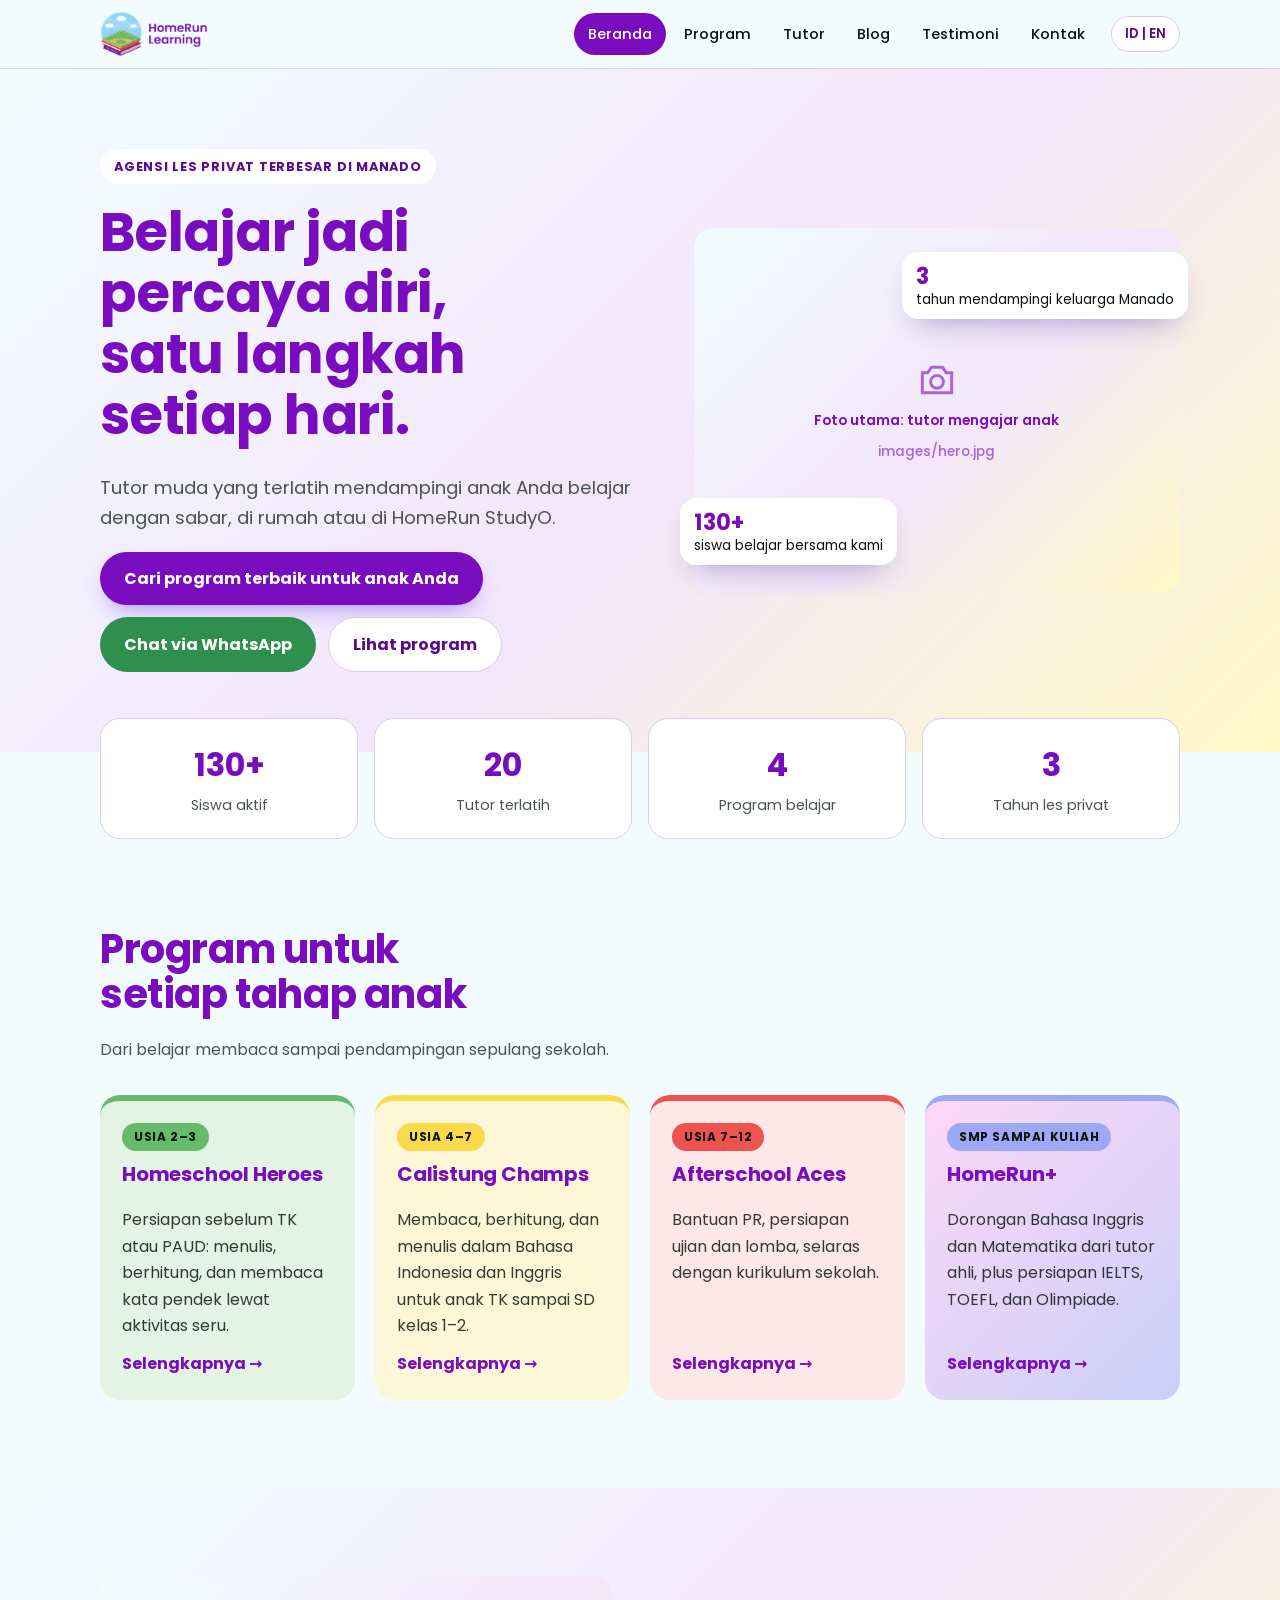
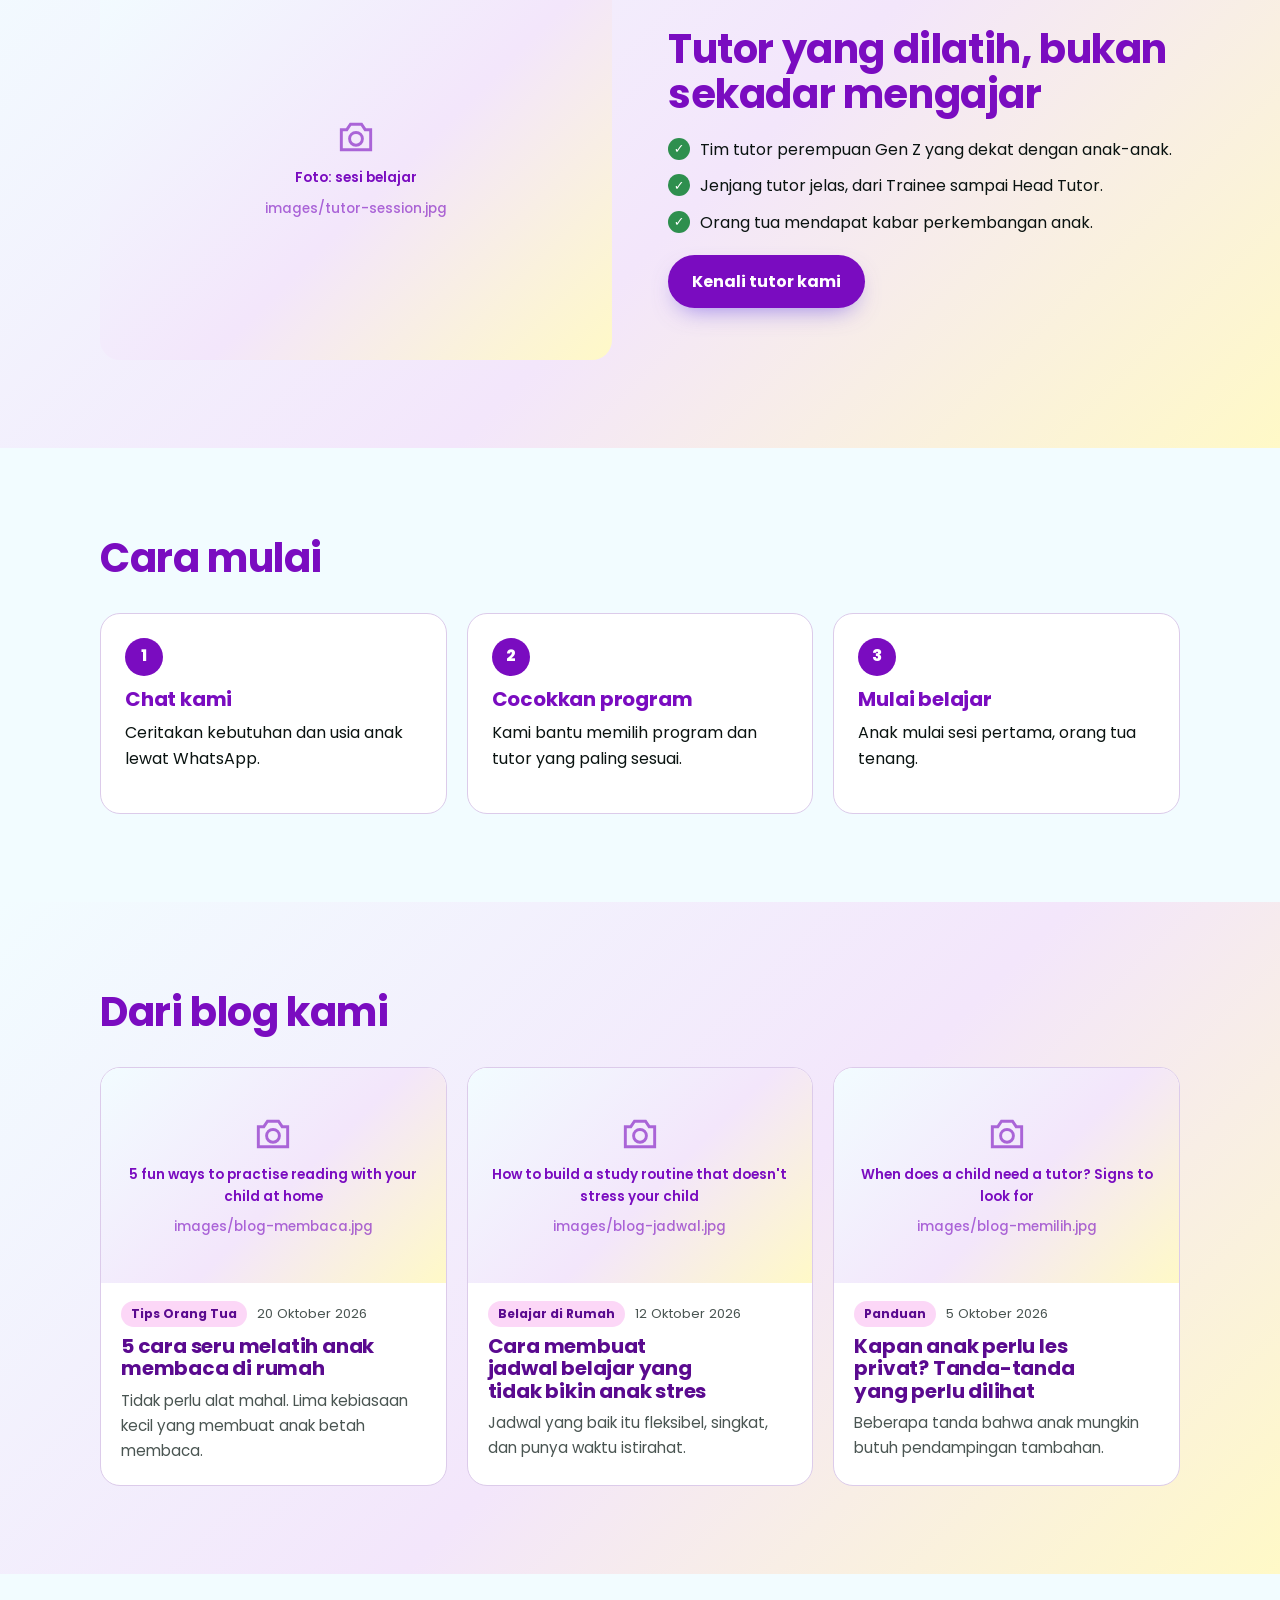
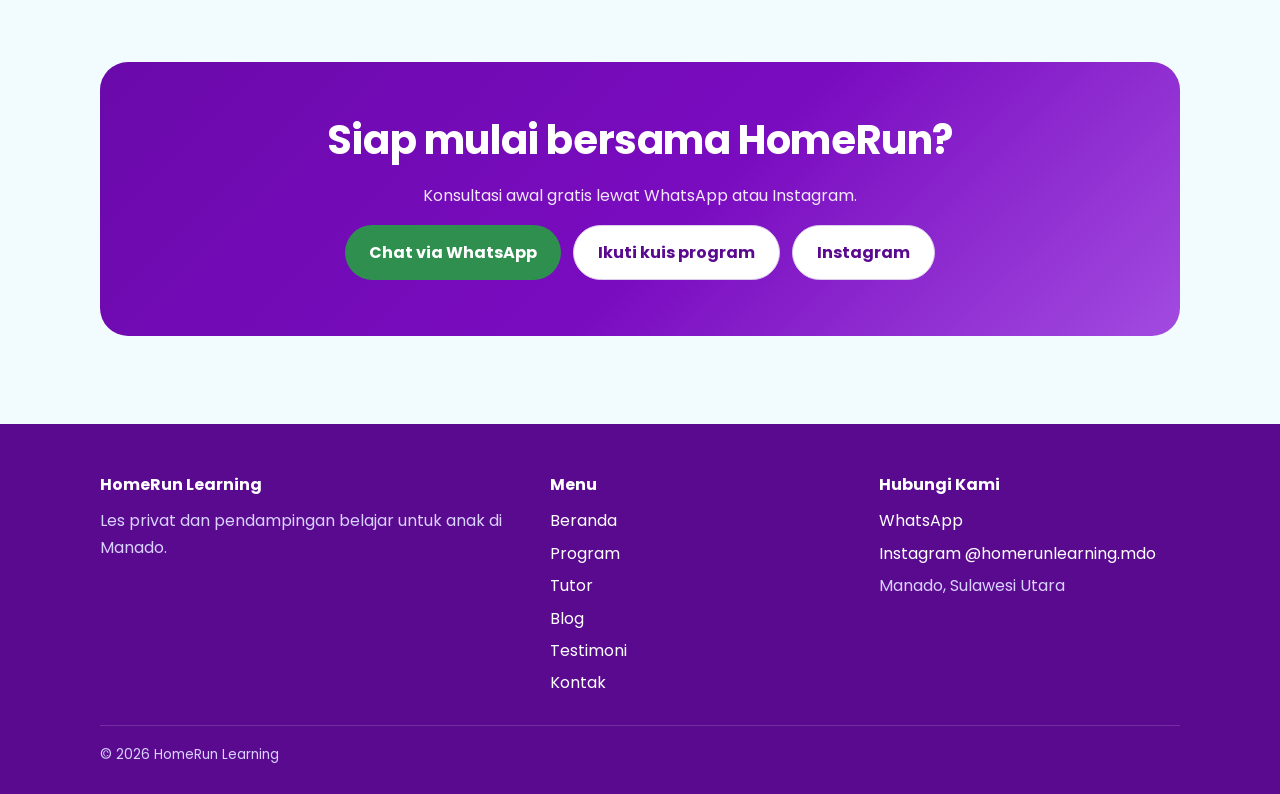
<file: index.html>
<!doctype html>
<html lang="id">
<head>
<meta charset="utf-8">
<meta name="viewport" content="width=device-width,initial-scale=1,viewport-fit=cover">
<title>HomeRun Learning | Les Privat & Pendampingan Belajar di Manado</title>
<meta name="description" content="Les privat dan pendampingan belajar untuk anak di Manado. Tutor terlatih, program sesuai usia.">
<link rel="preconnect" href="https://fonts.googleapis.com"><link rel="preconnect" href="https://fonts.gstatic.com" crossorigin>
<link href="https://fonts.googleapis.com/css2?family=Bricolage+Grotesque:opsz,wght@12..96,600;12..96,800&family=DM+Sans:wght@400;500;700&display=swap" rel="stylesheet">
<link rel="stylesheet" href="assets/site.css">
</head>
<body>
<div id="site-header"></div>
<main>
<section class="hero"><div class="wrap hero-grid">
  <div>
    <span class="eyebrow"><span class="id">Agensi les privat terbesar di Manado</span><span class="en">Manado's largest tutoring agency</span></span>
    <h1><span class="id">Belajar jadi percaya diri, satu langkah setiap hari.</span><span class="en">Confident learners, one step at a time.</span></h1>
    <p class="lead"><span class="id">Tutor muda yang terlatih mendampingi anak Anda belajar dengan sabar, di rumah atau di HomeRun StudyO.</span><span class="en">Trained, friendly tutors who guide your child patiently, at home or at HomeRun StudyO.</span></p>
    <div class="btn-row"><button type="button" class="btn btn-primary" data-quiz><span class="id">Cari program terbaik untuk anak Anda</span><span class="en">Find your child's best program</span></button><a class="btn btn-wa" data-wa target="_blank" rel="noopener"><span class="id">Chat via WhatsApp</span><span class="en">Chat on WhatsApp</span></a><a class="btn btn-ghost" href="programs.html"><span class="id">Lihat program</span><span class="en">See programs</span></a></div>
  </div>
  <div class="hero-photo">
    <div class="photo" data-photo="images/hero.jpg" data-label="Foto utama: tutor mengajar anak"></div>
    <div class="chip a"><b>130+</b><span class="id">siswa belajar bersama kami</span><span class="en">students learning with us</span></div>
    <div class="chip b"><b>3</b><span class="id">tahun mendampingi keluarga Manado</span><span class="en">years supporting Manado families</span></div>
  </div>
</div></section>

<div class="wrap"><div class="stats">
  <div class="stat"><b>130+</b><span class="id">Siswa aktif</span><span class="en">Active students</span></div>
  <div class="stat"><b>20</b><span class="id">Tutor terlatih</span><span class="en">Trained tutors</span></div>
  <div class="stat"><b>4</b><span class="id">Program belajar</span><span class="en">Learning programs</span></div>
  <div class="stat"><b>3</b><span class="id">Tahun les privat</span><span class="en">Years of tutoring</span></div>
</div></div>

<section><div class="wrap">
  <div class="section-head"><h2><span class="id">Program untuk setiap tahap anak</span><span class="en">A program for every stage</span></h2>
  <p><span class="id">Dari belajar membaca sampai pendampingan sepulang sekolah.</span><span class="en">From first reading lessons to after-school support.</span></p></div>
  <div class="grid g4">
    <div class="prog y"><span class="tag"><span class="id">Usia 2–3</span><span class="en">Ages 2–3</span></span><h3>Homeschool Heroes</h3><p><span class="id">Persiapan sebelum TK atau PAUD: menulis, berhitung, dan membaca kata pendek lewat aktivitas seru.</span><span class="en">A head start before kindergarten or preschool: writing, counting and reading short words through fun activities.</span></p><a class="more" href="programs.html#homeschool"><span class="id">Selengkapnya →</span><span class="en">Learn more →</span></a></div>
    <div class="prog b"><span class="tag"><span class="id">Usia 4–7</span><span class="en">Ages 4–7</span></span><h3>Calistung Champs</h3><p><span class="id">Membaca, berhitung, dan menulis dalam Bahasa Indonesia dan Inggris untuk anak TK sampai SD kelas 1–2.</span><span class="en">Reading, counting and writing in Bahasa Indonesia and English for kindergarten to grade 2.</span></p><a class="more" href="programs.html#calistung"><span class="id">Selengkapnya →</span><span class="en">Learn more →</span></a></div>
    <div class="prog p"><span class="tag"><span class="id">Usia 7–12</span><span class="en">Ages 7–12</span></span><h3>Afterschool Aces</h3><p><span class="id">Bantuan PR, persiapan ujian dan lomba, selaras dengan kurikulum sekolah.</span><span class="en">Homework help, exam and competition prep, aligned with the school curriculum.</span></p><a class="more" href="programs.html#afterschool"><span class="id">Selengkapnya →</span><span class="en">Learn more →</span></a></div>
    <div class="prog v"><span class="tag"><span class="id">SMP sampai Kuliah</span><span class="en">Middle school to college</span></span><h3>HomeRun+</h3><p><span class="id">Dorongan Bahasa Inggris dan Matematika dari tutor ahli, plus persiapan IELTS, TOEFL, dan Olimpiade.</span><span class="en">An English and math boost from expert tutors, plus IELTS, TOEFL and Olympiad prep.</span></p><a class="more" href="programs.html#plus"><span class="id">Selengkapnya →</span><span class="en">Learn more →</span></a></div>
  </div>
</div></section>

<section class="soft"><div class="wrap split">
  <div class="photo" data-photo="images/tutor-session.jpg" data-label="Foto: sesi belajar"></div>
  <div>
    <h2><span class="id">Tutor yang dilatih, bukan sekadar mengajar</span><span class="en">Tutors who are trained, not just teaching</span></h2>
    <ul class="ticks">
      <li><span class="id">Tim tutor perempuan Gen Z yang dekat dengan anak-anak.</span><span class="en">An all-female Gen Z tutor team that connects with children.</span></li>
      <li><span class="id">Jenjang tutor jelas, dari Trainee sampai Head Tutor.</span><span class="en">A clear tutor ladder, from Trainee to Head Tutor.</span></li>
      <li><span class="id">Orang tua mendapat kabar perkembangan anak.</span><span class="en">Parents get updates on their child's progress.</span></li>
    </ul>
    <a class="btn btn-primary" href="tutors.html"><span class="id">Kenali tutor kami</span><span class="en">Meet our tutors</span></a>
  </div>
</div></section>

<section><div class="wrap">
  <div class="section-head"><h2><span class="id">Cara mulai</span><span class="en">How to get started</span></h2></div>
  <div class="grid g3 steps">
    <div class="step"><h3><span class="id">Chat kami</span><span class="en">Message us</span></h3><p><span class="id">Ceritakan kebutuhan dan usia anak lewat WhatsApp.</span><span class="en">Tell us your child's age and needs on WhatsApp.</span></p></div>
    <div class="step"><h3><span class="id">Cocokkan program</span><span class="en">Match a program</span></h3><p><span class="id">Kami bantu memilih program dan tutor yang paling sesuai.</span><span class="en">We help you choose the right program and tutor.</span></p></div>
    <div class="step"><h3><span class="id">Mulai belajar</span><span class="en">Start learning</span></h3><p><span class="id">Anak mulai sesi pertama, orang tua tenang.</span><span class="en">Your child begins the first session with confidence.</span></p></div>
  </div>
</div></section>

<section class="soft"><div class="wrap">
  <div class="section-head"><h2><span class="id">Dari blog kami</span><span class="en">From our blog</span></h2></div>
  <div class="grid g3" id="latest-posts"></div>
</div></section>

<section><div class="wrap"><div class="cta-band">
  <h2><span class="id">Siap mulai bersama HomeRun?</span><span class="en">Ready to start with HomeRun?</span></h2>
  <p><span class="id">Konsultasi awal gratis lewat WhatsApp atau Instagram.</span><span class="en">Free first chat on WhatsApp or Instagram.</span></p>
  <div class="btn-row"><a class="btn btn-wa" data-wa target="_blank" rel="noopener"><span class="id">Chat via WhatsApp</span><span class="en">Chat on WhatsApp</span></a><button type="button" class="btn btn-ghost" data-quiz><span class="id">Ikuti kuis program</span><span class="en">Take the program quiz</span></button><a class="btn btn-ghost" data-ig target="_blank" rel="noopener">Instagram</a></div>
</div></div></section>
</main>
<div id="site-footer"></div>
<script src="assets/site.js"></script>
</body></html>
</file>
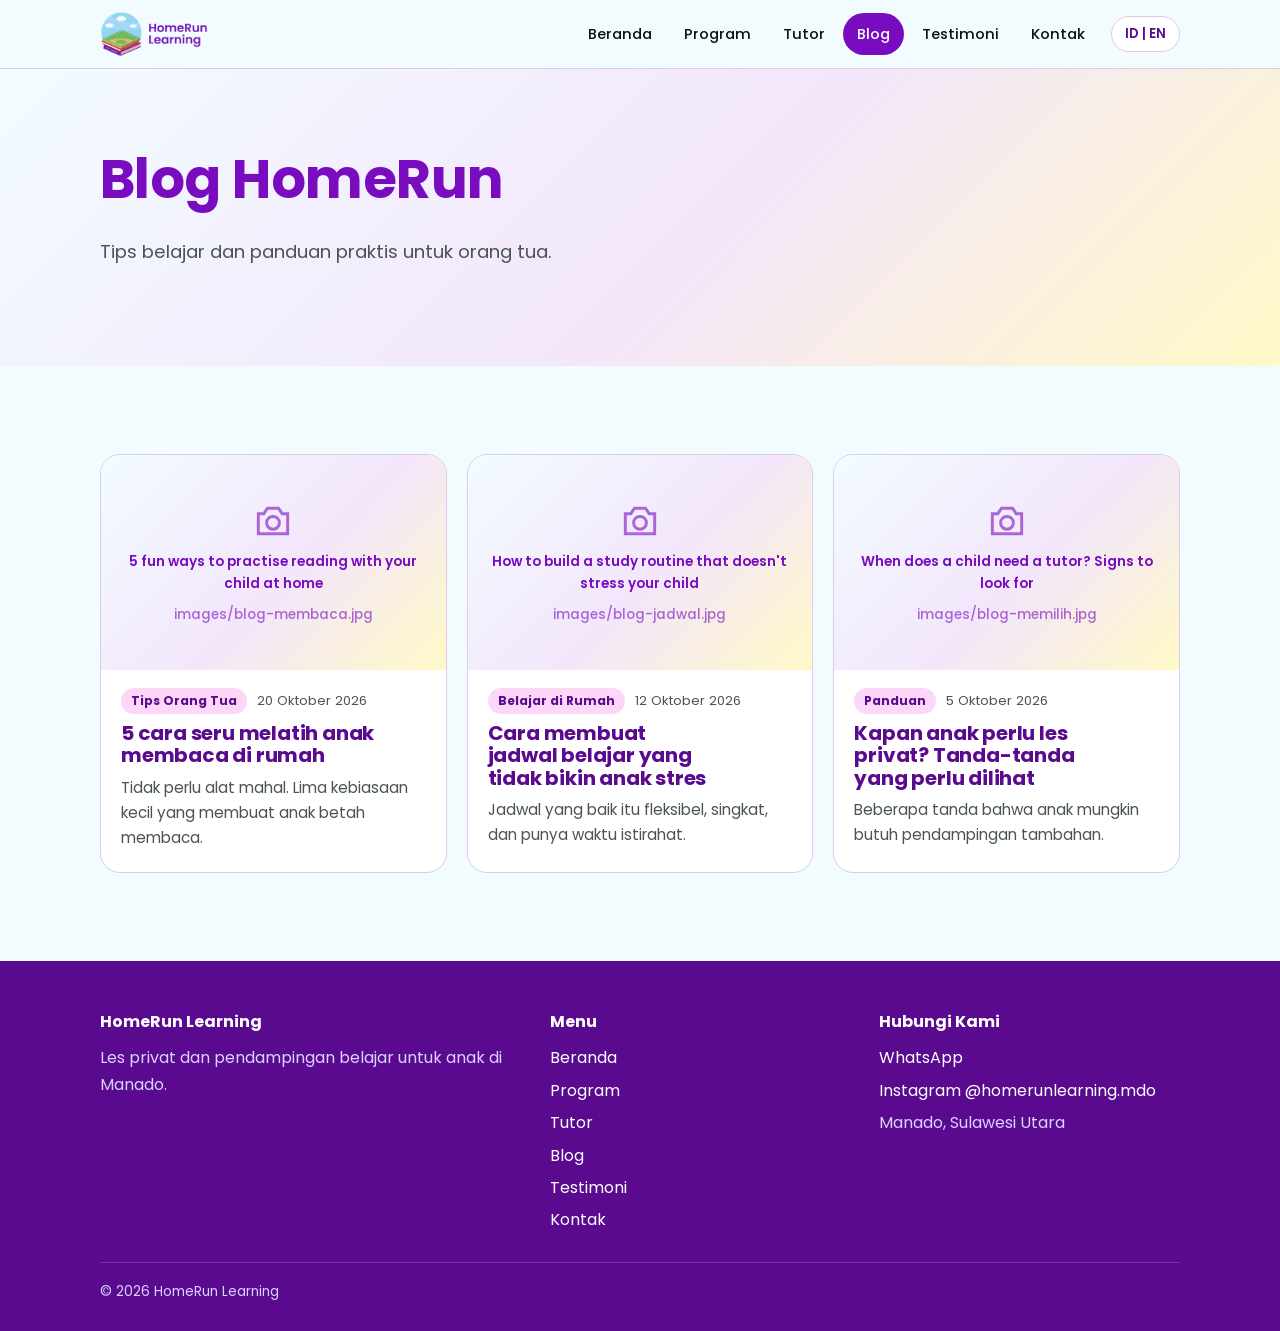
<file: blog.html>
<!doctype html>
<html lang="id">
<head>
<meta charset="utf-8">
<meta name="viewport" content="width=device-width,initial-scale=1,viewport-fit=cover">
<title>Blog | HomeRun Learning</title>
<meta name="description" content="Tips belajar dan panduan untuk orang tua.">
<link rel="preconnect" href="https://fonts.googleapis.com"><link rel="preconnect" href="https://fonts.gstatic.com" crossorigin>
<link href="https://fonts.googleapis.com/css2?family=Bricolage+Grotesque:opsz,wght@12..96,600;12..96,800&family=DM+Sans:wght@400;500;700&display=swap" rel="stylesheet">
<link rel="stylesheet" href="assets/site.css">
</head>
<body>
<div id="site-header"></div>
<main>
<section class="hero"><div class="wrap"><h1><span class="id">Blog HomeRun</span><span class="en">HomeRun Blog</span></h1>
<p class="lead"><span class="id">Tips belajar dan panduan praktis untuk orang tua.</span><span class="en">Study tips and practical guides for parents.</span></p></div></section>
<section><div class="wrap"><div class="grid g3" id="blog-grid"></div></div></section>
</main>
<div id="site-footer"></div>
<script src="assets/site.js"></script>
</body></html>
</file>
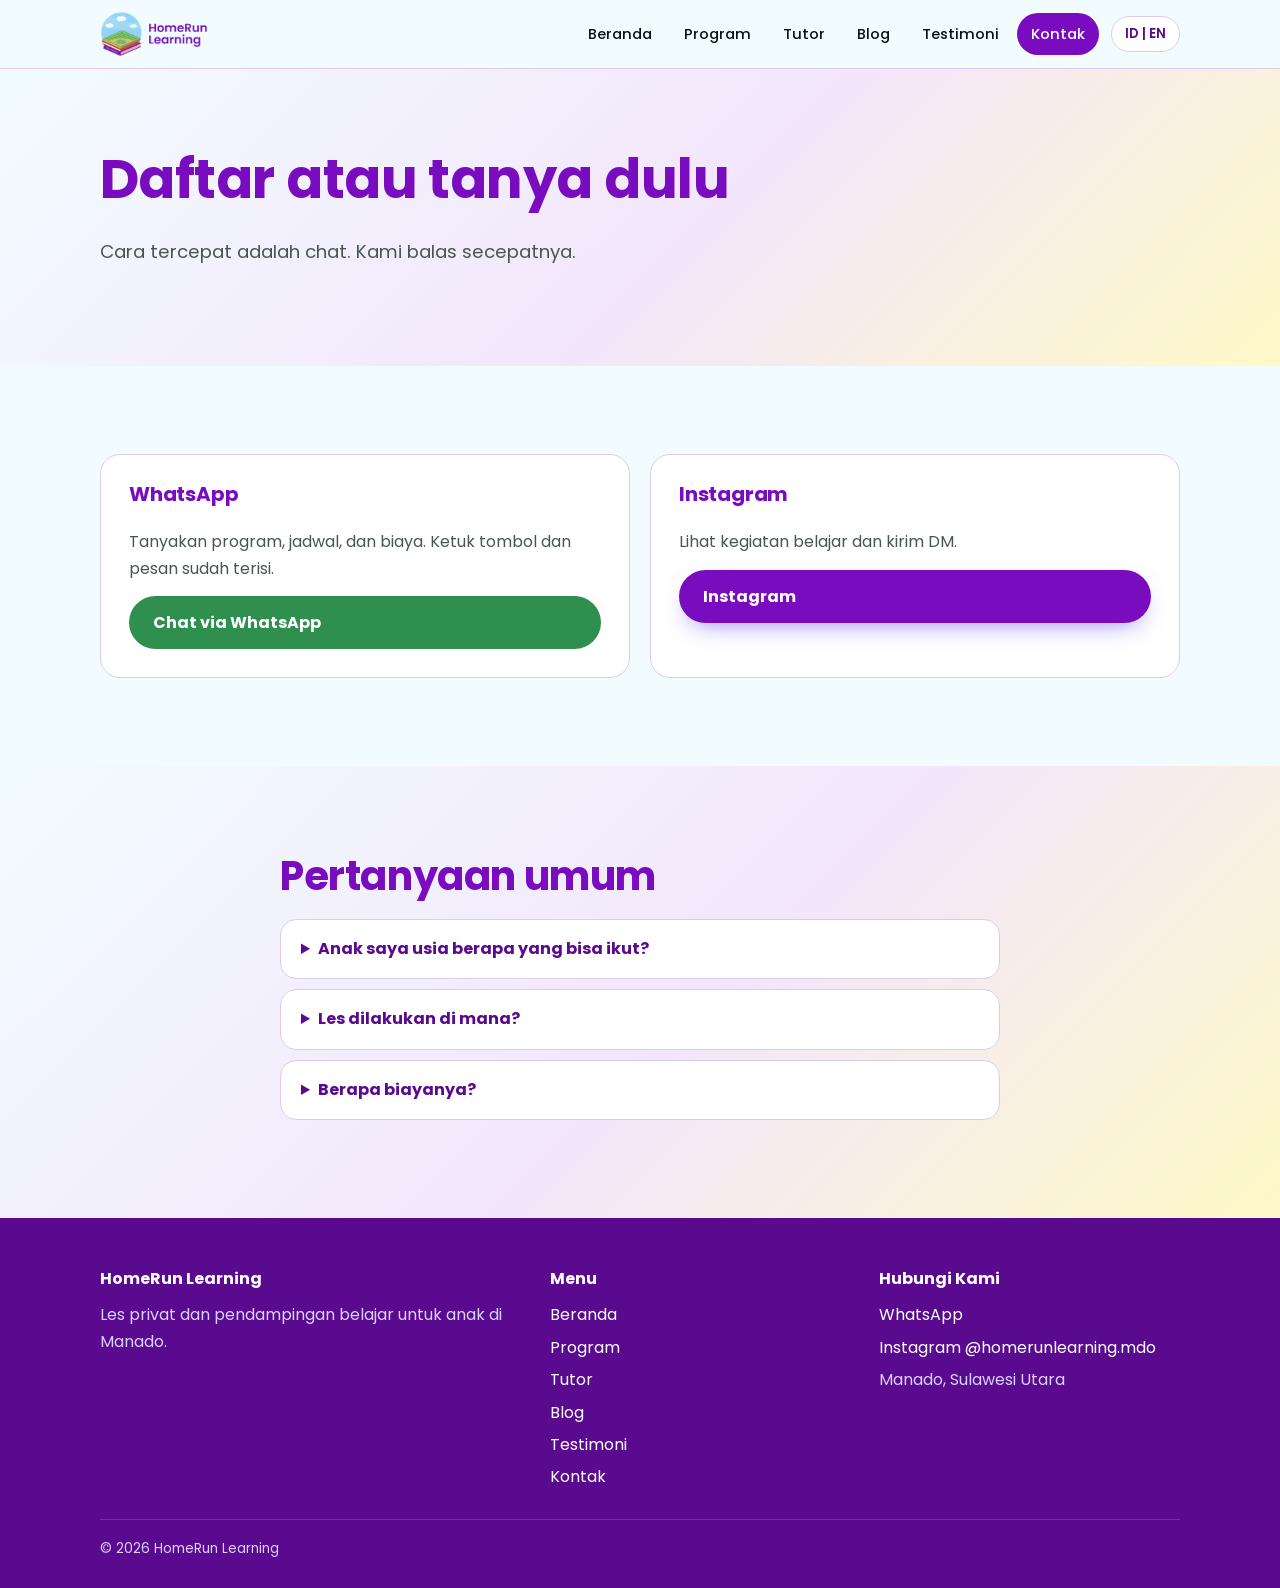
<file: contact.html>
<!doctype html>
<html lang="id">
<head>
<meta charset="utf-8">
<meta name="viewport" content="width=device-width,initial-scale=1,viewport-fit=cover">
<title>Kontak | HomeRun Learning</title>
<meta name="description" content="Hubungi HomeRun Learning lewat WhatsApp atau Instagram.">
<link rel="preconnect" href="https://fonts.googleapis.com"><link rel="preconnect" href="https://fonts.gstatic.com" crossorigin>
<link href="https://fonts.googleapis.com/css2?family=Bricolage+Grotesque:opsz,wght@12..96,600;12..96,800&family=DM+Sans:wght@400;500;700&display=swap" rel="stylesheet">
<link rel="stylesheet" href="assets/site.css">
</head>
<body>
<div id="site-header"></div>
<main>
<section class="hero"><div class="wrap"><h1><span class="id">Daftar atau tanya dulu</span><span class="en">Enrol or ask a question</span></h1>
<p class="lead"><span class="id">Cara tercepat adalah chat. Kami balas secepatnya.</span><span class="en">Chatting is the quickest way. We reply as soon as we can.</span></p></div></section>
<section><div class="wrap grid g2">
  <div class="contact-card"><h3>WhatsApp</h3><p style="margin:0;color:var(--muted)"><span class="id">Tanyakan program, jadwal, dan biaya. Ketuk tombol dan pesan sudah terisi.</span><span class="en">Ask about programs, schedules and fees. Tap the button and the message is prefilled.</span></p><a class="btn btn-wa" data-wa target="_blank" rel="noopener"><span class="id">Chat via WhatsApp</span><span class="en">Chat on WhatsApp</span></a></div>
  <div class="contact-card"><h3>Instagram</h3><p style="margin:0;color:var(--muted)"><span class="id">Lihat kegiatan belajar dan kirim DM.</span><span class="en">See our learning moments and send a DM.</span></p><a class="btn btn-primary" data-ig target="_blank" rel="noopener">Instagram</a></div>
</div></section>
<section class="soft"><div class="wrap faq" style="max-width:760px">
  <h2><span class="id">Pertanyaan umum</span><span class="en">Common questions</span></h2>
  <details><summary><span class="id">Anak saya usia berapa yang bisa ikut?</span><span class="en">What ages can join?</span></summary><p><span class="id">Edit jawaban ini di contact.html sesuai kebijakan HomeRun.</span><span class="en">Edit this answer in contact.html to match HomeRun's policy.</span></p></details>
  <details><summary><span class="id">Les dilakukan di mana?</span><span class="en">Where do sessions happen?</span></summary><p><span class="id">Di rumah siswa atau di HomeRun StudyO. Edit sesuai kenyataan.</span><span class="en">At the student's home or at HomeRun StudyO. Edit to match reality.</span></p></details>
  <details><summary><span class="id">Berapa biayanya?</span><span class="en">How much does it cost?</span></summary><p><span class="id">Biaya tergantung program. Chat kami untuk rinciannya.</span><span class="en">Fees depend on the program. Message us for details.</span></p></details>
</div></section>
</main>
<div id="site-footer"></div>
<script src="assets/site.js"></script>
</body></html>
</file>
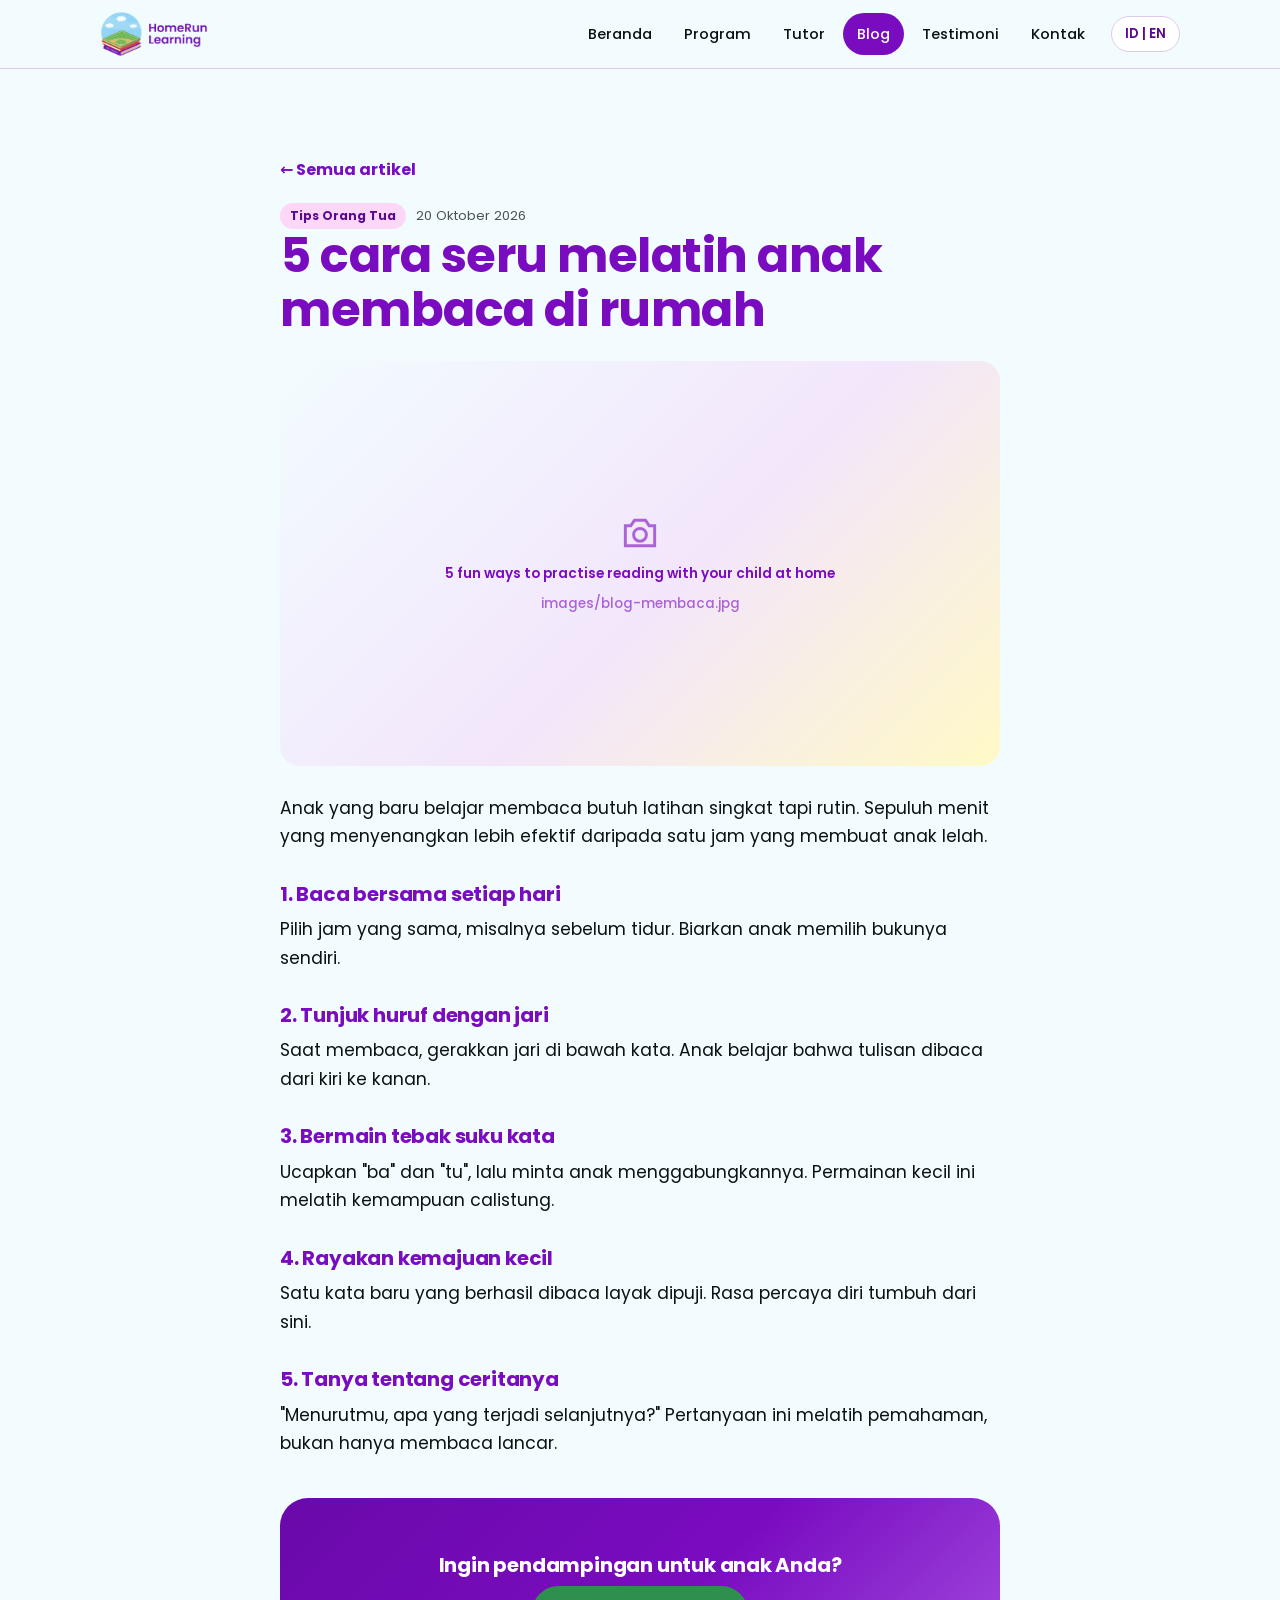
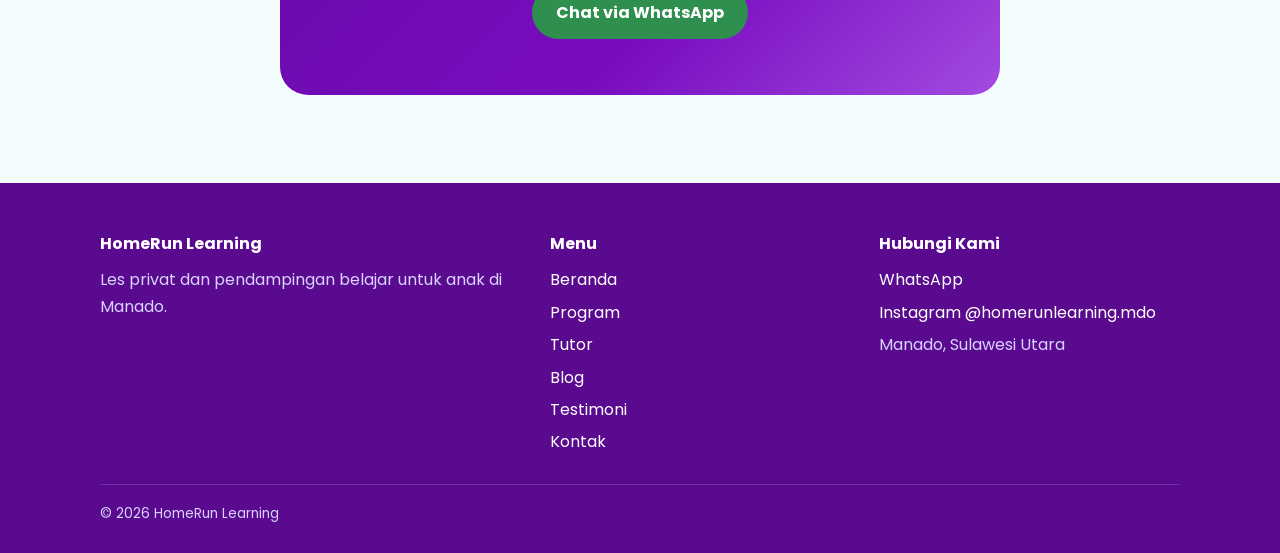
<file: post.html>
<!doctype html>
<html lang="id">
<head>
<meta charset="utf-8">
<meta name="viewport" content="width=device-width,initial-scale=1,viewport-fit=cover">
<title>Artikel | HomeRun Learning</title>
<meta name="description" content="Artikel dari blog HomeRun Learning.">
<link rel="preconnect" href="https://fonts.googleapis.com"><link rel="preconnect" href="https://fonts.gstatic.com" crossorigin>
<link href="https://fonts.googleapis.com/css2?family=Bricolage+Grotesque:opsz,wght@12..96,600;12..96,800&family=DM+Sans:wght@400;500;700&display=swap" rel="stylesheet">
<link rel="stylesheet" href="assets/site.css">
</head>
<body>
<div id="site-header"></div>
<main><section><div class="wrap"><article class="article" id="post"></article></div></section></main>
<div id="site-footer"></div>
<script src="assets/site.js"></script>
</body></html>
</file>
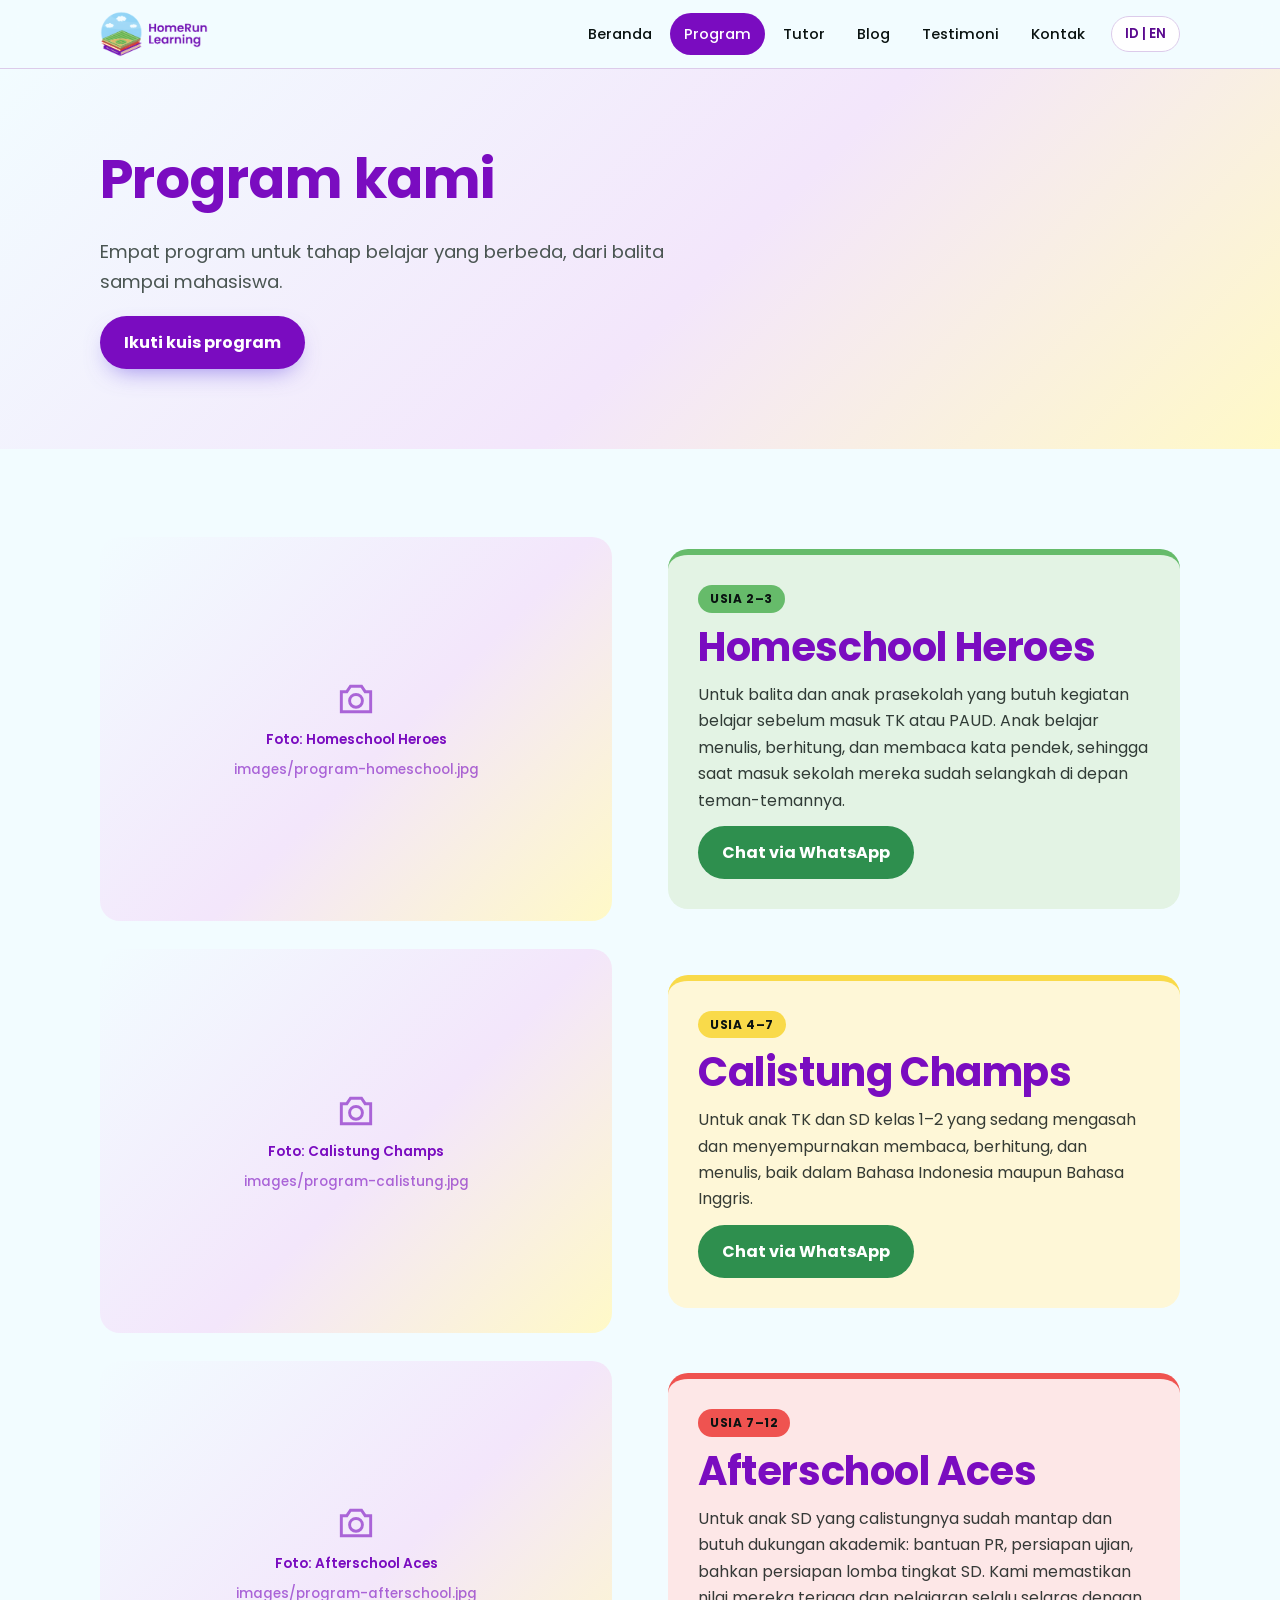
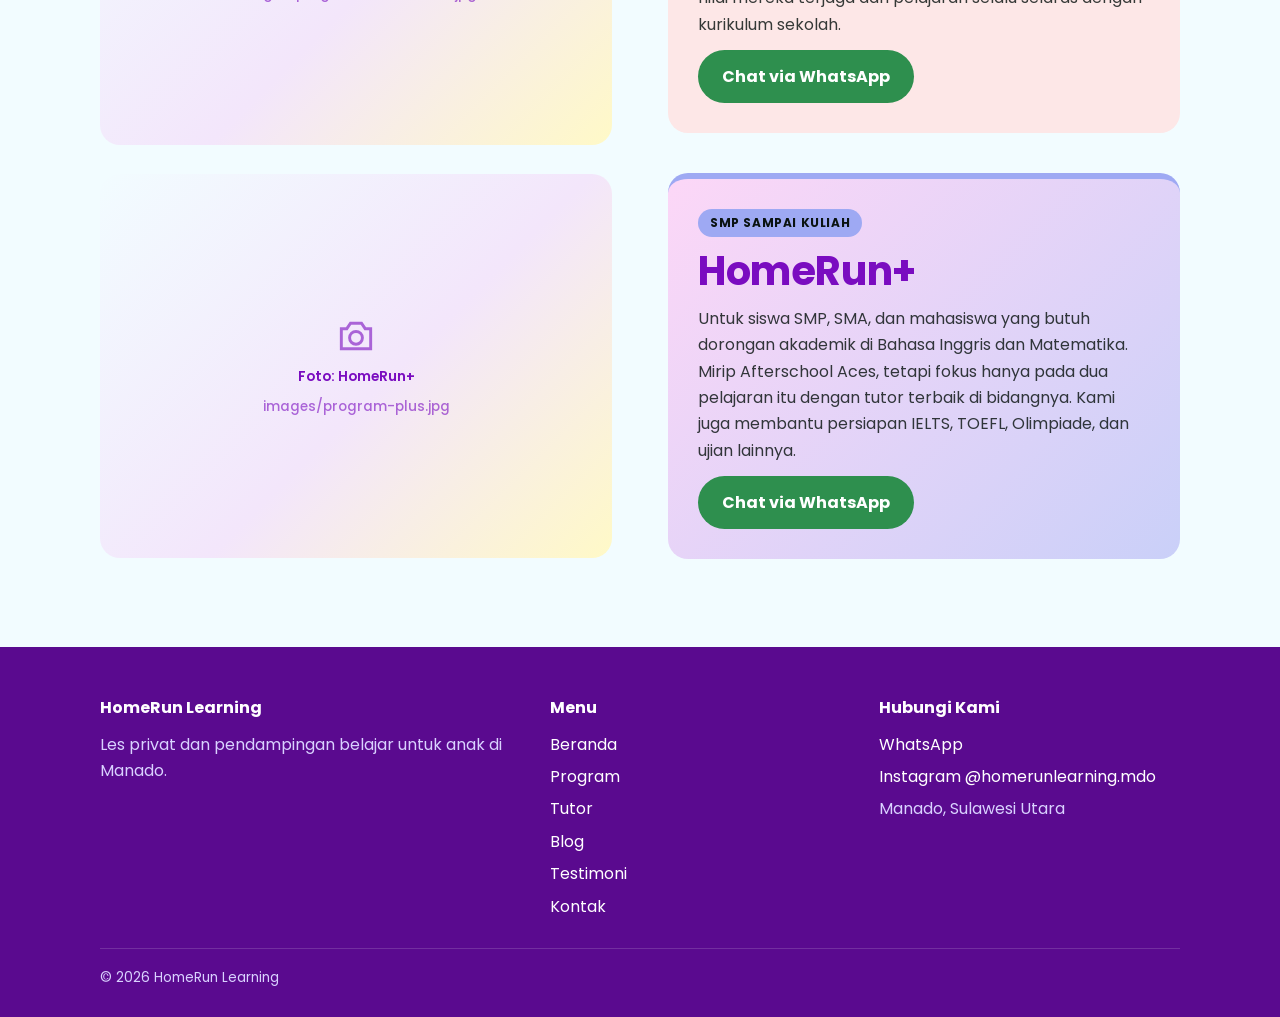
<file: programs.html>
<!doctype html>
<html lang="id">
<head>
<meta charset="utf-8">
<meta name="viewport" content="width=device-width,initial-scale=1,viewport-fit=cover">
<title>Program | HomeRun Learning</title>
<meta name="description" content="Homeschool Heroes, Calistung Champs, Afterschool Aces dan HomeRun+.">
<link rel="preconnect" href="https://fonts.googleapis.com"><link rel="preconnect" href="https://fonts.gstatic.com" crossorigin>
<link href="https://fonts.googleapis.com/css2?family=Bricolage+Grotesque:opsz,wght@12..96,600;12..96,800&family=DM+Sans:wght@400;500;700&display=swap" rel="stylesheet">
<link rel="stylesheet" href="assets/site.css">
</head>
<body>
<div id="site-header"></div>
<main>
<section class="hero"><div class="wrap"><h1><span class="id">Program kami</span><span class="en">Our programs</span></h1>
<p class="lead"><span class="id">Empat program untuk tahap belajar yang berbeda, dari balita sampai mahasiswa.</span><span class="en">Four programs for different learning stages, from toddlers to college students.</span></p>
<div class="btn-row"><button type="button" class="btn btn-primary" data-quiz><span class="id">Ikuti kuis program</span><span class="en">Take the program quiz</span></button></div></div></section>
<section><div class="wrap grid" style="gap:28px">
<div class="split" id="homeschool"><div class="photo" data-photo="images/program-homeschool.jpg" data-label="Foto: Homeschool Heroes"></div>
<div class="prog y" style="padding:30px"><span class="tag"><span class="id">Usia 2–3</span><span class="en">Ages 2–3</span></span><h2 style="margin:0">Homeschool Heroes</h2><p><span class="id">Untuk balita dan anak prasekolah yang butuh kegiatan belajar sebelum masuk TK atau PAUD. Anak belajar menulis, berhitung, dan membaca kata pendek, sehingga saat masuk sekolah mereka sudah selangkah di depan teman-temannya.</span><span class="en">For toddlers and preschoolers who need a learning routine before kindergarten or preschool. Children learn to write, count and read short words, so they start school a step ahead of their peers.</span></p>
<div class="btn-row"><a class="btn btn-wa" data-wa target="_blank" rel="noopener"><span class="id">Chat via WhatsApp</span><span class="en">Chat on WhatsApp</span></a></div></div></div>
<div class="split" id="calistung"><div class="photo" data-photo="images/program-calistung.jpg" data-label="Foto: Calistung Champs"></div>
<div class="prog b" style="padding:30px"><span class="tag"><span class="id">Usia 4–7</span><span class="en">Ages 4–7</span></span><h2 style="margin:0">Calistung Champs</h2><p><span class="id">Untuk anak TK dan SD kelas 1–2 yang sedang mengasah dan menyempurnakan membaca, berhitung, dan menulis, baik dalam Bahasa Indonesia maupun Bahasa Inggris.</span><span class="en">For kindergarteners and grade 1–2 children who are sharpening and perfecting reading, counting and writing in both Bahasa Indonesia and English.</span></p>
<div class="btn-row"><a class="btn btn-wa" data-wa target="_blank" rel="noopener"><span class="id">Chat via WhatsApp</span><span class="en">Chat on WhatsApp</span></a></div></div></div>
<div class="split" id="afterschool"><div class="photo" data-photo="images/program-afterschool.jpg" data-label="Foto: Afterschool Aces"></div>
<div class="prog p" style="padding:30px"><span class="tag"><span class="id">Usia 7–12</span><span class="en">Ages 7–12</span></span><h2 style="margin:0">Afterschool Aces</h2><p><span class="id">Untuk anak SD yang calistungnya sudah mantap dan butuh dukungan akademik: bantuan PR, persiapan ujian, bahkan persiapan lomba tingkat SD. Kami memastikan nilai mereka terjaga dan pelajaran selalu selaras dengan kurikulum sekolah.</span><span class="en">For elementary children whose reading, writing and counting are solid and who need academic support: homework help, exam prep and even grade-school competition prep. We keep grades in good hands and learning aligned with the school curriculum.</span></p>
<div class="btn-row"><a class="btn btn-wa" data-wa target="_blank" rel="noopener"><span class="id">Chat via WhatsApp</span><span class="en">Chat on WhatsApp</span></a></div></div></div>
<div class="split" id="plus"><div class="photo" data-photo="images/program-plus.jpg" data-label="Foto: HomeRun+"></div>
<div class="prog v" style="padding:30px"><span class="tag"><span class="id">SMP sampai Kuliah</span><span class="en">Middle school to college</span></span><h2 style="margin:0">HomeRun+</h2><p><span class="id">Untuk siswa SMP, SMA, dan mahasiswa yang butuh dorongan akademik di Bahasa Inggris dan Matematika. Mirip Afterschool Aces, tetapi fokus hanya pada dua pelajaran itu dengan tutor terbaik di bidangnya. Kami juga membantu persiapan IELTS, TOEFL, Olimpiade, dan ujian lainnya.</span><span class="en">For middle school, high school and college students who need an academic boost in English and math. Like Afterschool Aces, but focused only on those two subjects with our most expert tutors. We also help with IELTS, TOEFL, Olympiad and other exam prep.</span></p>
<div class="btn-row"><a class="btn btn-wa" data-wa target="_blank" rel="noopener"><span class="id">Chat via WhatsApp</span><span class="en">Chat on WhatsApp</span></a></div></div></div>
</div></section></main>
<div id="site-footer"></div>
<script src="assets/site.js"></script>
</body></html>
</file>
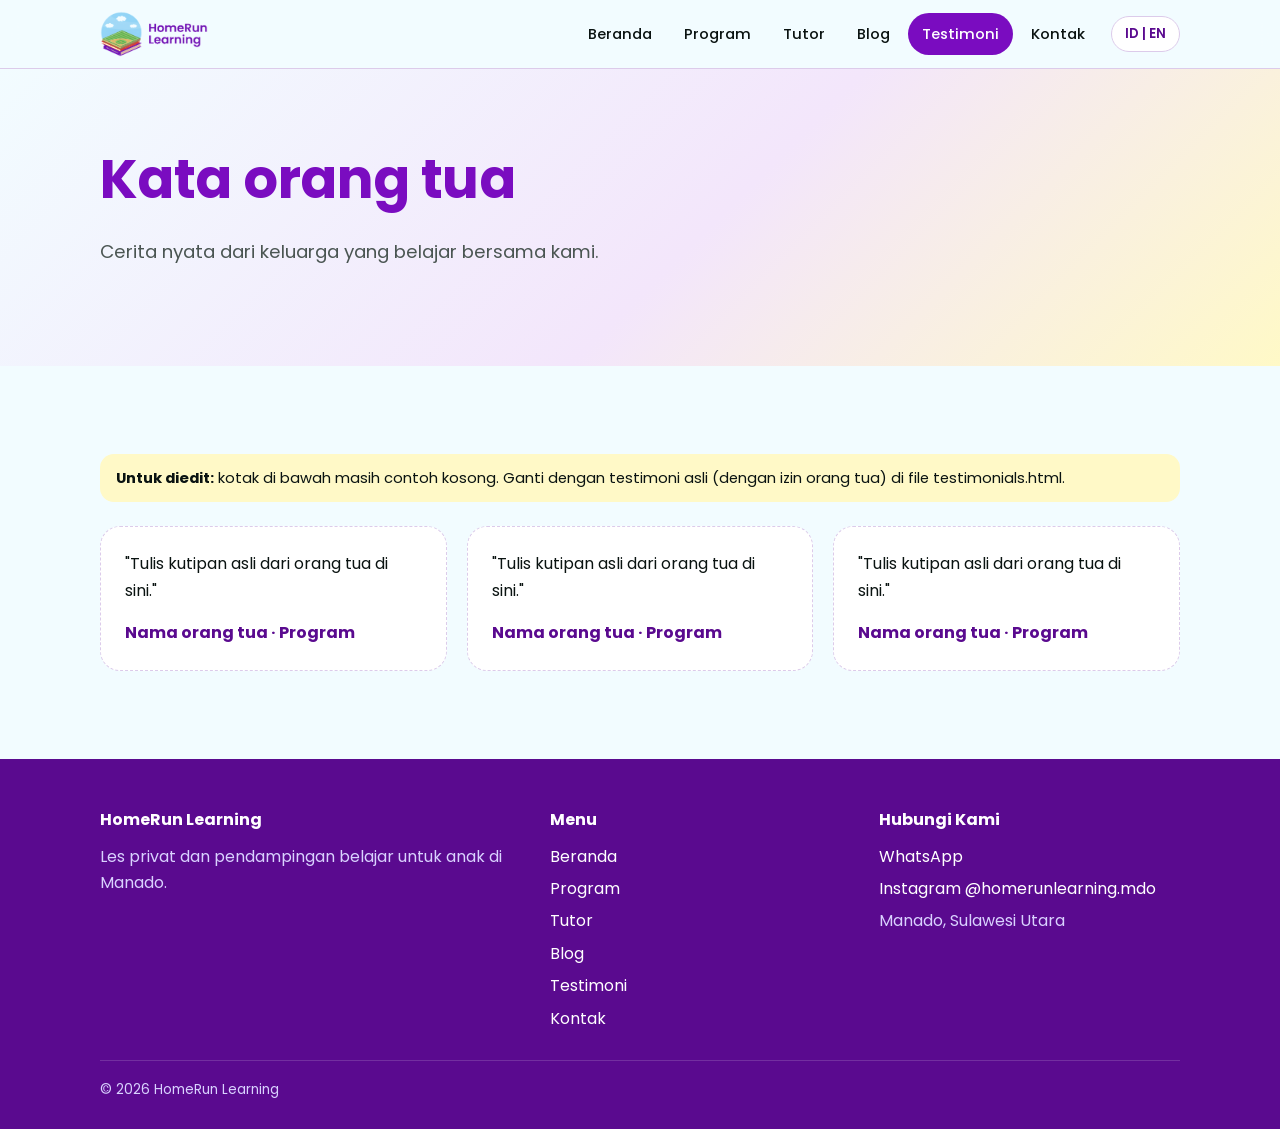
<file: testimonials.html>
<!doctype html>
<html lang="id">
<head>
<meta charset="utf-8">
<meta name="viewport" content="width=device-width,initial-scale=1,viewport-fit=cover">
<title>Testimoni | HomeRun Learning</title>
<meta name="description" content="Cerita orang tua dan siswa HomeRun Learning.">
<link rel="preconnect" href="https://fonts.googleapis.com"><link rel="preconnect" href="https://fonts.gstatic.com" crossorigin>
<link href="https://fonts.googleapis.com/css2?family=Bricolage+Grotesque:opsz,wght@12..96,600;12..96,800&family=DM+Sans:wght@400;500;700&display=swap" rel="stylesheet">
<link rel="stylesheet" href="assets/site.css">
</head>
<body>
<div id="site-header"></div>
<main>
<section class="hero"><div class="wrap"><h1><span class="id">Kata orang tua</span><span class="en">What parents say</span></h1>
<p class="lead"><span class="id">Cerita nyata dari keluarga yang belajar bersama kami.</span><span class="en">Real stories from families learning with us.</span></p></div></section>
<section><div class="wrap">
<div class="notice"><span class="id"><b>Untuk diedit:</b> kotak di bawah masih contoh kosong. Ganti dengan testimoni asli (dengan izin orang tua) di file testimonials.html.</span><span class="en"><b>To edit:</b> the boxes below are empty placeholders. Replace them with real testimonials (with parents' permission) in testimonials.html.</span></div>
<div class="grid g3">
<div class="quote"><p><span class="id">"Tulis kutipan asli dari orang tua di sini."</span><span class="en">"Write a real parent quote here."</span></p><p class="who"><span class="id">Nama orang tua · Program</span><span class="en">Parent name · Program</span></p></div>
<div class="quote"><p><span class="id">"Tulis kutipan asli dari orang tua di sini."</span><span class="en">"Write a real parent quote here."</span></p><p class="who"><span class="id">Nama orang tua · Program</span><span class="en">Parent name · Program</span></p></div>
<div class="quote"><p><span class="id">"Tulis kutipan asli dari orang tua di sini."</span><span class="en">"Write a real parent quote here."</span></p><p class="who"><span class="id">Nama orang tua · Program</span><span class="en">Parent name · Program</span></p></div>
</div></div></section></main>
<div id="site-footer"></div>
<script src="assets/site.js"></script>
</body></html>
</file>
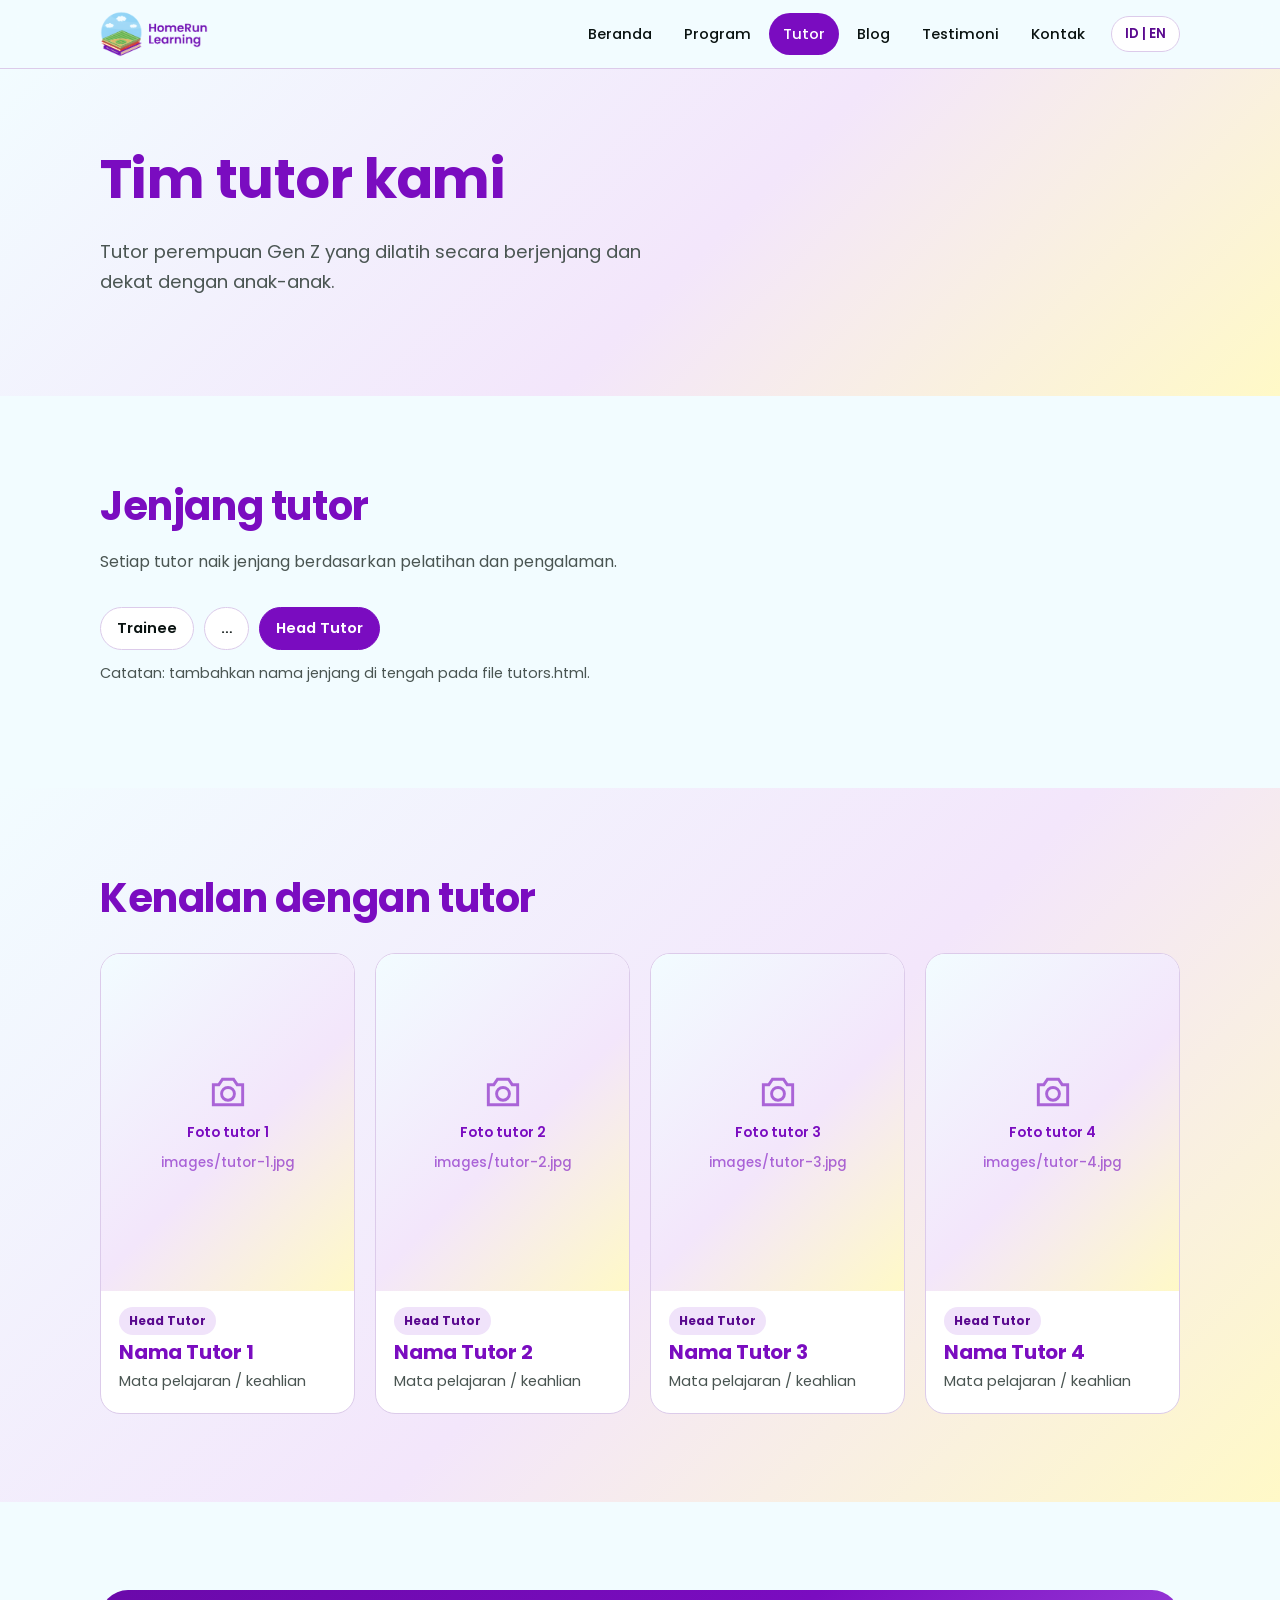
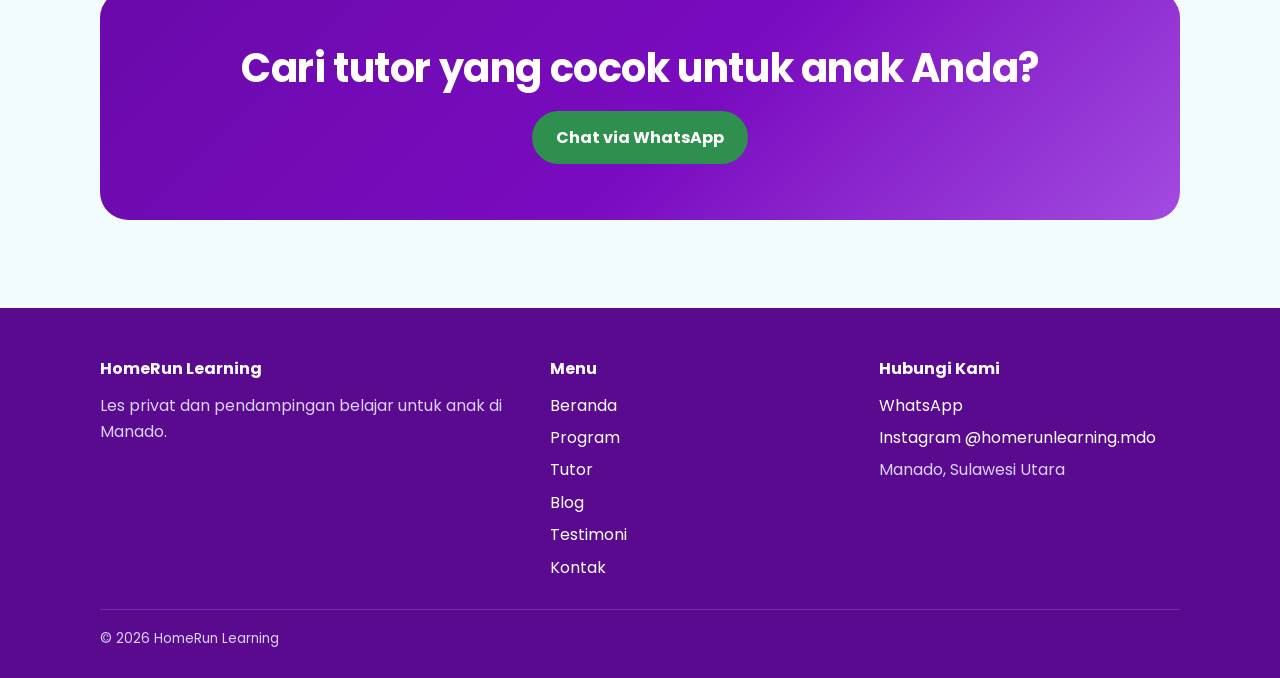
<file: tutors.html>
<!doctype html>
<html lang="id">
<head>
<meta charset="utf-8">
<meta name="viewport" content="width=device-width,initial-scale=1,viewport-fit=cover">
<title>Tutor | HomeRun Learning</title>
<meta name="description" content="Kenali tim tutor HomeRun Learning.">
<link rel="preconnect" href="https://fonts.googleapis.com"><link rel="preconnect" href="https://fonts.gstatic.com" crossorigin>
<link href="https://fonts.googleapis.com/css2?family=Bricolage+Grotesque:opsz,wght@12..96,600;12..96,800&family=DM+Sans:wght@400;500;700&display=swap" rel="stylesheet">
<link rel="stylesheet" href="assets/site.css">
</head>
<body>
<div id="site-header"></div>
<main>
<section class="hero"><div class="wrap"><h1><span class="id">Tim tutor kami</span><span class="en">Our tutor team</span></h1>
<p class="lead"><span class="id">Tutor perempuan Gen Z yang dilatih secara berjenjang dan dekat dengan anak-anak.</span><span class="en">Gen Z female tutors, trained in stages and close to the children they teach.</span></p></div></section>
<section><div class="wrap">
  <div class="section-head"><h2><span class="id">Jenjang tutor</span><span class="en">Tutor ladder</span></h2>
  <p><span class="id">Setiap tutor naik jenjang berdasarkan pelatihan dan pengalaman.</span><span class="en">Every tutor moves up based on training and experience.</span></p></div>
  <div class="ladder"><span>Trainee</span><span>…</span><span>Head Tutor</span></div>
  <p style="margin-top:12px;color:var(--muted);font-size:.9rem" class="id">Catatan: tambahkan nama jenjang di tengah pada file tutors.html.</p>
  <p style="margin-top:12px;color:var(--muted);font-size:.9rem" class="en">Note: add the middle rank names in tutors.html.</p>
</div></section>
<section class="soft"><div class="wrap">
  <div class="section-head"><h2><span class="id">Kenalan dengan tutor</span><span class="en">Meet the tutors</span></h2></div>
  <div class="grid g4">
<div class="tutor"><div class="photo tall" style="border-radius:0" data-photo="images/tutor-1.jpg" data-label="Foto tutor 1"></div>
<div class="info"><span class="rank">Head Tutor</span><h3 style="margin:0">Nama Tutor 1</h3><p style="margin:6px 0 0;color:var(--muted);font-size:.92rem"><span class="id">Mata pelajaran / keahlian</span><span class="en">Subjects / specialty</span></p></div></div>
<div class="tutor"><div class="photo tall" style="border-radius:0" data-photo="images/tutor-2.jpg" data-label="Foto tutor 2"></div>
<div class="info"><span class="rank">Head Tutor</span><h3 style="margin:0">Nama Tutor 2</h3><p style="margin:6px 0 0;color:var(--muted);font-size:.92rem"><span class="id">Mata pelajaran / keahlian</span><span class="en">Subjects / specialty</span></p></div></div>
<div class="tutor"><div class="photo tall" style="border-radius:0" data-photo="images/tutor-3.jpg" data-label="Foto tutor 3"></div>
<div class="info"><span class="rank">Head Tutor</span><h3 style="margin:0">Nama Tutor 3</h3><p style="margin:6px 0 0;color:var(--muted);font-size:.92rem"><span class="id">Mata pelajaran / keahlian</span><span class="en">Subjects / specialty</span></p></div></div>
<div class="tutor"><div class="photo tall" style="border-radius:0" data-photo="images/tutor-4.jpg" data-label="Foto tutor 4"></div>
<div class="info"><span class="rank">Head Tutor</span><h3 style="margin:0">Nama Tutor 4</h3><p style="margin:6px 0 0;color:var(--muted);font-size:.92rem"><span class="id">Mata pelajaran / keahlian</span><span class="en">Subjects / specialty</span></p></div></div>
  </div></div></section>
<section><div class="wrap"><div class="cta-band"><h2><span class="id">Cari tutor yang cocok untuk anak Anda?</span><span class="en">Looking for the right tutor for your child?</span></h2><div class="btn-row"><a class="btn btn-wa" data-wa target="_blank" rel="noopener"><span class="id">Chat via WhatsApp</span><span class="en">Chat on WhatsApp</span></a></div></div></div></section>
</main>
<div id="site-footer"></div>
<script src="assets/site.js"></script>
</body></html>
</file>
<file: assets/site.css>
/* HomeRun Learning — edit colors here (change the hex codes once and the whole site updates) */
@import url("https://fonts.googleapis.com/css2?family=Poppins:wght@400;500;600;700&display=swap");
:root{
  --purple:#7A0CC0; --purple-deep:#5A0A8F; --purple-soft:#F0E3FA;
  --yellow:#FFF9C7; --blue:#9EA9F3; --pink:#FCD7F7; --green:#2E8F4E; --red:#EF5350;
  --hh:#66BB6A; --cc:#F9DA4A; --aa:#EF5350; --hr1:#FCD7F7; --hr2:#9EA9F3;
  --ink:#0A1311; --muted:#4A5552; --bg:#F2FCFF; --card:#FFFFFF; --line:#DCCBEA;
  --grad:linear-gradient(135deg,#F2FCFF 0%,#F3E6FB 55%,#FFF9C7 100%);
  --grad-strong:linear-gradient(135deg,#6A09AA 0%,#7A0CC0 55%,#A24BE0 100%);
  --display:"Poppins",system-ui,sans-serif; --body:"Poppins",system-ui,sans-serif;
  --r:20px;
}
*{box-sizing:border-box}
html{scroll-behavior:smooth}
body{margin:0;font-family:var(--body);color:var(--ink);background:var(--bg);line-height:1.65;font-size:16px;
  padding-left:max(0px,env(safe-area-inset-left));padding-right:max(0px,env(safe-area-inset-right))}
img{max-width:100%;display:block}
a{color:var(--purple);text-decoration:none}
h1,h2,h3{font-family:var(--display);line-height:1.12;margin:0 0 .5em;text-wrap:balance;color:var(--purple);letter-spacing:-.01em}
h1{font-size:clamp(2rem,5.6vw,3.4rem);font-weight:700}
h2{font-size:clamp(1.7rem,4vw,2.5rem);font-weight:700}
h3{font-size:1.25rem;font-weight:700}
p{margin:0 0 1em}
.wrap{max-width:1120px;margin:0 auto;padding-left:max(20px,env(safe-area-inset-left));padding-right:max(20px,env(safe-area-inset-right))}
section{padding-block:clamp(44px,8vw,88px)}
html[lang="id"] .en{display:none!important}
html[lang="en"] .id{display:none!important}

/* header */
.site-header{position:sticky;top:0;z-index:50;background:rgba(242,252,255,.92);backdrop-filter:blur(14px);border-bottom:1px solid var(--line)}
.nav{display:flex;align-items:center;gap:12px;min-height:68px;flex-wrap:wrap}
.brand{display:flex;align-items:center;font-family:var(--display);font-weight:700;font-size:1.2rem;color:var(--purple)}
.logo-img{height:46px;width:auto}
.nav-links{display:flex;gap:4px;margin-left:auto;align-items:center}
.nav-links a{padding:9px 14px;border-radius:999px;color:var(--ink);font-weight:500;font-size:.92rem;white-space:nowrap;flex-shrink:0}
.nav-links a:hover{background:var(--purple-soft);color:var(--purple-deep)}
.nav-links a.active{background:var(--purple);color:#fff}
.lang{border:1.5px solid var(--line);background:#fff;border-radius:999px;padding:7px 13px;font:600 .82rem var(--body);color:var(--purple-deep);cursor:pointer;white-space:nowrap}
@media(max-width:860px){
  .nav{padding-block:8px 0;gap:8px 12px}
  .lang{margin-left:auto}
  .nav-links{order:3;width:100%;margin:0;overflow-x:auto;padding-bottom:10px;scrollbar-width:none;-webkit-overflow-scrolling:touch}
  .nav-links::-webkit-scrollbar{display:none}
  .nav-links{-webkit-mask-image:linear-gradient(90deg,#000 90%,transparent);mask-image:linear-gradient(90deg,#000 90%,transparent);padding-right:24px}
  .nav-links a{padding:8px 12px;font-size:.88rem}
}

/* buttons */
.btn{display:inline-flex;align-items:center;gap:8px;padding:14px 24px;border-radius:999px;font:700 1rem var(--body);border:0;cursor:pointer;transition:transform .15s}
.btn:hover{transform:translateY(-2px)}
.btn-primary{background:var(--purple);color:#fff;box-shadow:0 10px 24px -10px rgba(107,78,230,.7)}
.btn-wa{background:var(--green);color:#fff}
.btn-ghost{background:#fff;color:var(--purple-deep);border:1.5px solid var(--line)}
.btn-row{display:flex;gap:12px;flex-wrap:wrap}
:focus-visible{outline:3px solid var(--purple);outline-offset:3px}

/* photos */
.photo{position:relative;overflow:hidden;border-radius:var(--r);background:var(--grad);aspect-ratio:4/3;display:grid;place-items:center;min-width:0}
.photo img{position:absolute;inset:0;width:100%;height:100%;object-fit:cover}
.photo .ph{display:flex;flex-direction:column;align-items:center;gap:8px;color:var(--purple);text-align:center;padding:16px;font-size:.85rem;font-weight:600}
.photo .ph svg{width:44px;height:44px;opacity:.6}
.photo.tall{aspect-ratio:3/4}.photo.wide{aspect-ratio:16/9}.photo.sq{aspect-ratio:1}

/* hero */
.hero{background:var(--grad);padding-block:clamp(40px,7vw,80px)}
.hero-grid{display:grid;grid-template-columns:1.05fr .95fr;gap:clamp(24px,5vw,56px);align-items:center}
.eyebrow{display:inline-block;background:#fff;color:var(--purple-deep);font-weight:700;font-size:.8rem;letter-spacing:.06em;text-transform:uppercase;padding:7px 14px;border-radius:999px;margin-bottom:18px}
.lead{font-size:1.15rem;color:var(--muted);max-width:52ch}
.hero-photo{position:relative}
.chip{position:absolute;background:#fff;border-radius:16px;padding:10px 14px;box-shadow:0 14px 30px -14px rgba(58,42,133,.45);font-size:.85rem;line-height:1.3}
.chip b{display:block;font-family:var(--display);font-size:1.4rem;color:var(--purple)}
.chip.a{left:-14px;bottom:28px}.chip.b{right:-8px;top:24px}
@media(max-width:860px){.hero-grid{grid-template-columns:1fr}.chip.a{left:8px}.chip.b{right:8px}}

/* stats */
.stats{display:grid;grid-template-columns:repeat(4,1fr);gap:16px;margin-top:-34px;position:relative;z-index:2}
.stat{background:#fff;border:1px solid var(--line);border-radius:var(--r);padding:20px;text-align:center}
.stat b{display:block;font-family:var(--display);font-size:2rem;font-weight:700;color:var(--purple)}
.stat span{color:var(--muted);font-size:.9rem}
@media(max-width:700px){.stats{grid-template-columns:repeat(2,1fr)}}

/* cards */
.grid{display:grid;gap:20px}
.g2{grid-template-columns:repeat(2,1fr)}.g3{grid-template-columns:repeat(3,1fr)}.g4{grid-template-columns:repeat(4,1fr)}
@media(max-width:960px){.g4{grid-template-columns:repeat(2,1fr)}.g3{grid-template-columns:repeat(2,1fr)}}
@media(max-width:640px){.g2,.g3,.g4{grid-template-columns:1fr}}
.section-head{max-width:640px;margin-bottom:32px}
.section-head p{color:var(--muted)}
.prog{border-radius:var(--r);padding:22px;display:flex;flex-direction:column;gap:12px;min-width:0}
.prog .tag{font-size:.75rem;font-weight:700;letter-spacing:.05em;text-transform:uppercase;color:var(--ink)}
.prog p{color:var(--ink);opacity:.82;margin:0}
.prog{border-top:6px solid var(--c,var(--purple))}
.prog .tag{align-self:flex-start;background:var(--c,var(--purple));color:var(--ink);padding:4px 12px;border-radius:999px;opacity:1}
.prog.y{--c:var(--hh);background:color-mix(in srgb,var(--hh) 18%,#fff)}
.prog.b{--c:var(--cc);background:color-mix(in srgb,var(--cc) 22%,#fff)}
.prog.p{--c:var(--aa);background:color-mix(in srgb,var(--aa) 14%,#fff)}
.prog.v{--c:var(--hr2);background:linear-gradient(135deg,var(--hr1),color-mix(in srgb,var(--hr2) 55%,#fff))}
.prog .more{margin-top:auto;font-weight:700}
.soft{background:var(--grad)}
.steps{counter-reset:s}
.step{background:#fff;border:1px solid var(--line);border-radius:var(--r);padding:24px;position:relative}
.step::before{counter-increment:s;content:counter(s);display:grid;place-items:center;width:38px;height:38px;border-radius:50%;background:var(--purple);color:#fff;font-weight:800;margin-bottom:12px}
.split{display:grid;grid-template-columns:1fr 1fr;gap:clamp(24px,5vw,56px);align-items:center}
@media(max-width:860px){.split{grid-template-columns:1fr}}
.ticks{list-style:none;padding:0;margin:0 0 1.2em;display:grid;gap:10px}
.ticks li{padding-left:32px;position:relative}
.ticks li::before{content:"✓";position:absolute;left:0;top:1px;width:22px;height:22px;border-radius:50%;background:var(--green);color:#fff;font-size:.8rem;display:grid;place-items:center}
.cta-band{background:var(--grad-strong);color:#fff;border-radius:28px;padding:clamp(28px,6vw,56px);text-align:center}
.cta-band h2{color:#fff}.cta-band p{opacity:.9;max-width:52ch;margin-inline:auto}
.cta-band .btn-row{justify-content:center}

/* tutors */
.tutor{background:#fff;border:1px solid var(--line);border-radius:var(--r);overflow:hidden;min-width:0}
.tutor .info{padding:16px 18px 20px}
.rank{display:inline-block;font-size:.75rem;font-weight:700;padding:4px 10px;border-radius:999px;background:var(--purple-soft);color:var(--purple-deep);margin-bottom:6px}
.ladder{display:flex;flex-wrap:wrap;gap:10px;align-items:center}
.ladder span{background:#fff;border:1.5px solid var(--line);padding:8px 16px;border-radius:999px;font-weight:600;font-size:.92rem}
.ladder span:last-child{background:var(--purple);color:#fff;border-color:var(--purple)}

/* blog */
.post-card{background:#fff;border:1px solid var(--line);border-radius:var(--r);overflow:hidden;display:flex;flex-direction:column;min-width:0;transition:transform .2s,box-shadow .2s;color:var(--ink)}
.post-card:hover{transform:translateY(-4px);box-shadow:0 20px 40px -24px rgba(58,42,133,.5)}
.post-card .photo{border-radius:0;aspect-ratio:16/10}
.post-card .body{padding:18px 20px 22px;display:flex;flex-direction:column;gap:8px;flex:1}
.post-card h3{margin:0;color:var(--purple-deep)}
.post-card p{color:var(--muted);margin:0;font-size:.95rem}
.meta{font-size:.82rem;color:var(--muted);display:flex;gap:10px;flex-wrap:wrap;align-items:center}
.pill{background:var(--pink);color:var(--purple-deep);font-weight:700;padding:3px 10px;border-radius:999px;font-size:.75rem}
.article{max-width:720px;margin:0 auto}
.article h1{font-size:clamp(2rem,5vw,3rem)}
.article .body p,.article .body li{font-size:1.08rem}
.article .body h3{margin-top:1.6em}
.back{display:inline-block;margin-bottom:20px;font-weight:700}

/* testimonials + contact */
.quote{background:#fff;border:1.5px dashed var(--line);border-radius:var(--r);padding:24px;position:relative;min-width:0}
.quote .who{font-weight:700;color:var(--purple-deep);margin:0}
.notice{background:var(--yellow);border-radius:14px;padding:12px 16px;font-size:.92rem;margin-bottom:24px}
.contact-card{background:#fff;border:1px solid var(--line);border-radius:var(--r);padding:28px;display:flex;flex-direction:column;gap:14px}
.faq details{background:#fff;border:1px solid var(--line);border-radius:16px;padding:16px 20px;margin-bottom:10px}
.faq summary{font-weight:700;cursor:pointer;color:var(--purple-deep)}
.faq details p{margin:10px 0 0;color:var(--muted)}

/* footer */
.site-footer{background:var(--purple-deep);color:#D9D2FF;padding-block:48px 28px}
.site-footer a{color:#fff}
.foot{display:grid;grid-template-columns:1.4fr 1fr 1fr;gap:28px}
@media(max-width:700px){.foot{grid-template-columns:1fr}}
.site-footer h4{color:#fff;margin:0 0 10px;font-family:var(--display)}
.site-footer ul{list-style:none;margin:0;padding:0;display:grid;gap:6px}
.copy{border-top:1px solid rgba(255,255,255,.15);margin-top:28px;padding-top:18px;font-size:.85rem}
@media(prefers-reduced-motion:reduce){*{transition:none!important;scroll-behavior:auto!important}}

/* quiz */
body.quiz-open{overflow:hidden}
.quiz-overlay{position:fixed;inset:0;z-index:100;background:rgba(40,10,70,.55);display:flex;align-items:flex-end;justify-content:center;padding:0}
@media(min-width:700px){.quiz-overlay{align-items:center;padding:24px}}
.quiz{background:var(--bg);width:100%;max-width:640px;max-height:94vh;overflow-y:auto;border-radius:28px 28px 0 0;padding:20px max(20px,env(safe-area-inset-left)) max(24px,env(safe-area-inset-bottom));display:flex;flex-direction:column;gap:18px}
@media(min-width:700px){.quiz{border-radius:28px;padding:28px}}
.quiz-top{display:flex;align-items:center;gap:14px}
.quiz-bar{flex:1;height:8px;background:var(--purple-soft);border-radius:999px;overflow:hidden}
.quiz-bar i{display:block;height:100%;background:var(--grad-strong);border-radius:999px;transition:width .3s}
.quiz-x{border:0;background:#fff;width:40px;height:40px;border-radius:50%;font-size:1.2rem;cursor:pointer;color:var(--purple-deep);border:1.5px solid var(--line)}
.quiz-q{font-family:var(--display);font-size:clamp(1.25rem,4.5vw,1.6rem);font-weight:700;color:var(--purple);line-height:1.25;margin:0;outline:none}
.quiz-hint{color:var(--muted);font-size:.9rem;margin:-8px 0 0}
.opts{display:grid;gap:10px}
.opt{display:flex;align-items:center;gap:12px;text-align:left;width:100%;background:#fff;border:2px solid var(--line);border-radius:16px;padding:14px 16px;font:500 1rem/1.4 var(--body);color:var(--ink);cursor:pointer;transition:border-color .15s,background .15s}
.opt:hover{border-color:var(--purple)}
.opt.on{border-color:var(--purple);background:var(--purple-soft)}
.opt .box{flex:0 0 22px;height:22px;border-radius:7px;border:2px solid var(--line);display:grid;place-items:center;font-size:.8rem;color:#fff}
.opt.on .box{background:var(--purple);border-color:var(--purple)}
.quiz-foot{display:flex;justify-content:space-between;align-items:center;gap:12px}
.quiz-back{border:0;background:none;color:var(--purple-deep);font:600 .95rem var(--body);cursor:pointer;padding:8px 4px}
.quiz-back[hidden]{display:none}
.result{border-radius:22px;padding:24px;border-top:8px solid var(--c);background:var(--card);display:flex;flex-direction:column;gap:12px}
.result .tag{align-self:flex-start;background:var(--c);color:var(--ink);padding:4px 12px;border-radius:999px;font-size:.75rem;font-weight:700;text-transform:uppercase;letter-spacing:.05em}
.result h3{font-size:1.7rem;margin:0}
.result p{margin:0;color:var(--ink)}
.result .why{background:var(--yellow);border-radius:14px;padding:12px 14px;font-size:.95rem}
.quiz-eyebrow{font-weight:700;font-size:.8rem;letter-spacing:.06em;text-transform:uppercase;color:var(--purple-deep)}
</file>
